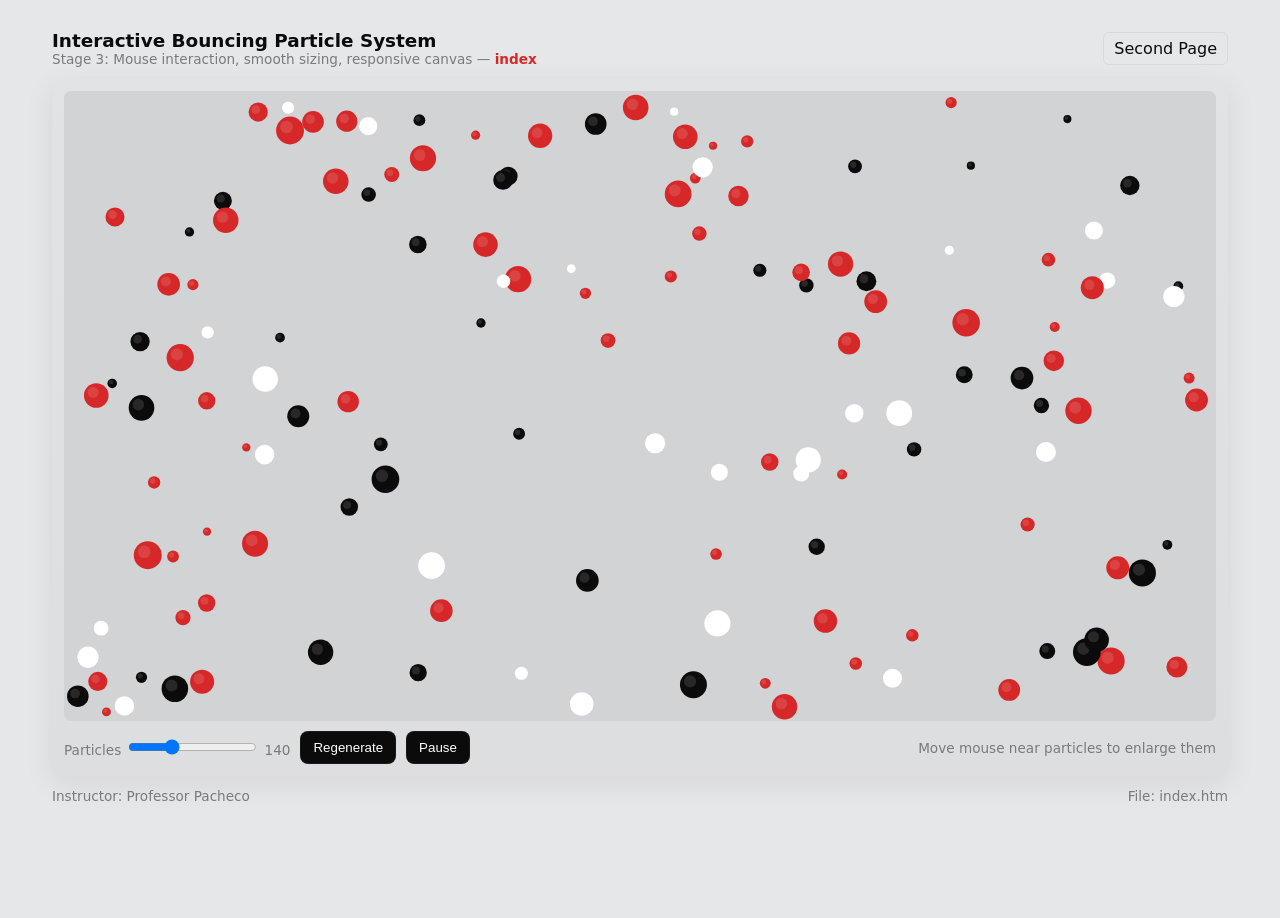
<file: index.htm>
<!doctype html>
<html lang="en">
<head>
  <meta charset="utf-8" />
  <title>Interactive Particles - index</title>
  <meta name="viewport" content="width=device-width,initial-scale=1" />
  <style>
    :root{
      --bg:#e6e7e8;
      --panel:#d1d3d4;
      --black:#0b0b0b;
      --white:#ffffff;
      --red:#d62828;
      --muted:#7a7a7a;
      --font: "Segoe UI", Roboto, system-ui, -apple-system, "Helvetica Neue", Arial;
    }
    *{box-sizing:border-box}
    html,body{height:100%;margin:0;font-family:var(--font);background:var(--bg);color:var(--black)}
    .container{max-width:1200px;margin:18px auto;padding:12px}
    .header{display:flex;align-items:center;justify-content:space-between;gap:12px}
    .title{font-size:1.15rem;font-weight:700;color:var(--black)}
    .links a{color:var(--black);text-decoration:none;padding:6px 10px;border-radius:6px;background:transparent;border:1px solid rgba(0,0,0,0.06)}
    .links a:hover{background:var(--black);color:var(--white)}
    .canvas-wrap{background:linear-gradient(180deg, rgba(11,11,11,0.02), rgba(0,0,0,0.04)); padding:12px;border-radius:10px;box-shadow:0 8px 30px rgba(11,11,11,0.08)}
    canvas{display:block;width:100%;height:70vh;border-radius:8px;background:var(--panel)}
    .controls{display:flex;gap:10px;align-items:center;margin-top:10px;flex-wrap:wrap}
    .control label{font-size:0.9rem;color:var(--muted);margin-right:6px}
    .btn{background:var(--black);border:1px solid rgba(255,255,255,0.06);color:var(--white);padding:8px 12px;border-radius:8px;cursor:pointer}
    .btn.secondary{background:transparent;color:var(--black);border:1px solid rgba(0,0,0,0.08)}
    .btn:hover{opacity:0.95}
    .small{font-size:0.85rem;color:var(--muted)}
    .accent{color:var(--red);font-weight:600}
    .footer{margin-top:12px;font-size:0.85rem;color:var(--muted);display:flex;justify-content:space-between;align-items:center;gap:12px;flex-wrap:wrap}
    @media (max-width:640px){
      .header{flex-direction:column;align-items:flex-start}
      canvas{height:55vh}
    }
  </style>
</head>
<body>
  <div class="container">
    <div class="header">
      <div>
        <div class="title">Interactive Bouncing Particle System</div>
        <div class="small">Stage 3: Mouse interaction, smooth sizing, responsive canvas — <span class="accent">index</span></div>
      </div>
      <div class="links">
        <!-- Cross-repo absolute link to the second site you provided -->
        <a class="secondary" href="https://bronzknight001.github.io/csw38-assignment1/" target="_blank" rel="noopener">Second Page</a>
      </div>
    </div>

    <div class="canvas-wrap" style="margin-top:12px">
      <canvas id="canvas"></canvas>

      <div class="controls">
        <div>
          <label class="small">Particles</label>
          <input id="count" type="range" min="20" max="400" value="140" />
          <span id="countVal" class="small">140</span>
        </div>

        <button id="regen" class="btn">Regenerate</button>
        <button id="pause" class="btn">Pause</button>
        <div style="margin-left:auto" class="small">Move mouse near particles to enlarge them</div>
      </div>
    </div>

    <div class="footer">
      <div class="small">Instructor: Professor Pacheco</div>
      <div class="small">File: index.htm</div>
    </div>
  </div>

  <script>
    // index.htm — interactive particle system (red / black / white theme)

    const canvas = document.getElementById('canvas');
    const ctx = canvas.getContext('2d');

    const controls = {
      countRange: document.getElementById('count'),
      countVal: document.getElementById('countVal'),
      regenBtn: document.getElementById('regen'),
      pauseBtn: document.getElementById('pause')
    };

    let particles = [];
    let running = true;
    const mouse = { x: undefined, y: undefined };

    function resizeCanvas() {
      const ratio = window.devicePixelRatio || 1;
      const rect = canvas.getBoundingClientRect();
      const w = Math.max(1, Math.floor(rect.width * ratio));
      const h = Math.max(1, Math.floor(rect.height * ratio));
      if (canvas.width !== w || canvas.height !== h) {
        canvas.width = w;
        canvas.height = h;
        createParticles(parseInt(controls.countRange.value, 10));
      }
    }
    window.addEventListener('resize', () => {
      clearTimeout(window._resizeTO);
      window._resizeTO = setTimeout(resizeCanvas, 120);
    });

    function rand(min, max) { return Math.random() * (max - min) + min; }
    function paletteColor() {
      const r = Math.random();
      if (r < 0.55) return getComputedStyle(document.documentElement).getPropertyValue('--red').trim();
      if (r < 0.85) return getComputedStyle(document.documentElement).getPropertyValue('--black').trim();
      return getComputedStyle(document.documentElement).getPropertyValue('--white').trim();
    }

    class Particle {
      constructor(x, y, r, color, dx, dy) {
        this.x = x;
        this.y = y;
        this.r = r * (window.devicePixelRatio || 1);
        this.baseR = this.r;
        this.color = color;
        this.dx = dx * (window.devicePixelRatio || 1);
        this.dy = dy * (window.devicePixelRatio || 1);
        this.targetR = this.r;
      }

      draw(ctx) {
        ctx.beginPath();
        ctx.arc(this.x, this.y, Math.max(0.5, this.r), 0, Math.PI * 2);
        ctx.fillStyle = this.color;
        ctx.fill();
        if (this.color !== getComputedStyle(document.documentElement).getPropertyValue('--white').trim()) {
          ctx.beginPath();
          ctx.globalAlpha = 0.12;
          ctx.arc(this.x - this.r * 0.25, this.y - this.r * 0.25, Math.max(0.5, this.r * 0.45), 0, Math.PI * 2);
          ctx.fillStyle = getComputedStyle(document.documentElement).getPropertyValue('--white').trim();
          ctx.fill();
          ctx.globalAlpha = 1;
        }
      }

      update(bounds) {
        this.x += this.dx;
        this.y += this.dy;

        if (this.x - this.r <= 0) {
          this.x = this.r;
          this.dx *= -1;
        } else if (this.x + this.r >= bounds.width) {
          this.x = bounds.width - this.r;
          this.dx *= -1;
        }
        if (this.y - this.r <= 0) {
          this.y = this.r;
          this.dy *= -1;
        } else if (this.y + this.r >= bounds.height) {
          this.y = bounds.height - this.r;
          this.dy *= -1;
        }

        if (mouse.x !== undefined && mouse.y !== undefined) {
          const dx = this.x - mouse.x;
          const dy = this.y - mouse.y;
          const dist = Math.hypot(dx, dy);
          const proximity = 60 * (window.devicePixelRatio || 1);
          if (dist < proximity) {
            const grow = Math.min(this.baseR * 3, this.baseR + (proximity - dist) * 0.25);
            this.targetR = grow;
          } else {
            this.targetR = this.baseR;
          }
        } else {
          this.targetR = this.baseR;
        }

        const lerp = 0.12;
        this.r += (this.targetR - this.r) * lerp;
      }
    }

    function createParticles(count = 140) {
      particles = [];
      const ratio = window.devicePixelRatio || 1;
      const w = canvas.width;
      const h = canvas.height;
      for (let i = 0; i < count; i++) {
        const r = rand(4, 14);
        const rr = r * ratio;
        const x = rand(rr, w - rr);
        const y = rand(rr, h - rr);
        const dx = rand(-1.8, 1.8);
        const dy = rand(-1.8, 1.8);
        const color = paletteColor();
        particles.push(new Particle(x, y, r, color, dx, dy));
      }
    }

    function animate() {
      // draw panel background
      ctx.fillStyle = getComputedStyle(document.documentElement).getPropertyValue('--panel').trim();
      ctx.fillRect(0, 0, canvas.width, canvas.height);

      const bounds = { width: canvas.width, height: canvas.height };
      for (const p of particles) {
        p.update(bounds);
        p.draw(ctx);
      }

      if (running) requestAnimationFrame(animate);
    }

    function getMousePos(e) {
      const rect = canvas.getBoundingClientRect();
      const ratio = (canvas.width / rect.width) || 1;
      return {
        x: (e.clientX - rect.left) * ratio,
        y: (e.clientY - rect.top) * ratio
      };
    }

    canvas.addEventListener('mousemove', (e) => {
      const pos = getMousePos(e);
      mouse.x = pos.x;
      mouse.y = pos.y;
    });

    canvas.addEventListener('mouseleave', () => {
      mouse.x = undefined;
      mouse.y = undefined;
    });

    controls.countRange.addEventListener('input', (e) => {
      controls.countVal.textContent = e.target.value;
    });
    controls.regenBtn.addEventListener('click', () => {
      createParticles(parseInt(controls.countRange.value, 10));
    });
    controls.pauseBtn.addEventListener('click', () => {
      running = !running;
      controls.pauseBtn.textContent = running ? 'Pause' : 'Resume';
      if (running) animate();
    });

    (function init() {
      canvas.style.width = '100%';
      canvas.style.height = '70vh';
      resizeCanvas();
      createParticles(parseInt(controls.countRange.value, 10));
      animate();
    })();
  </script>
</body>
</html>
</file>
